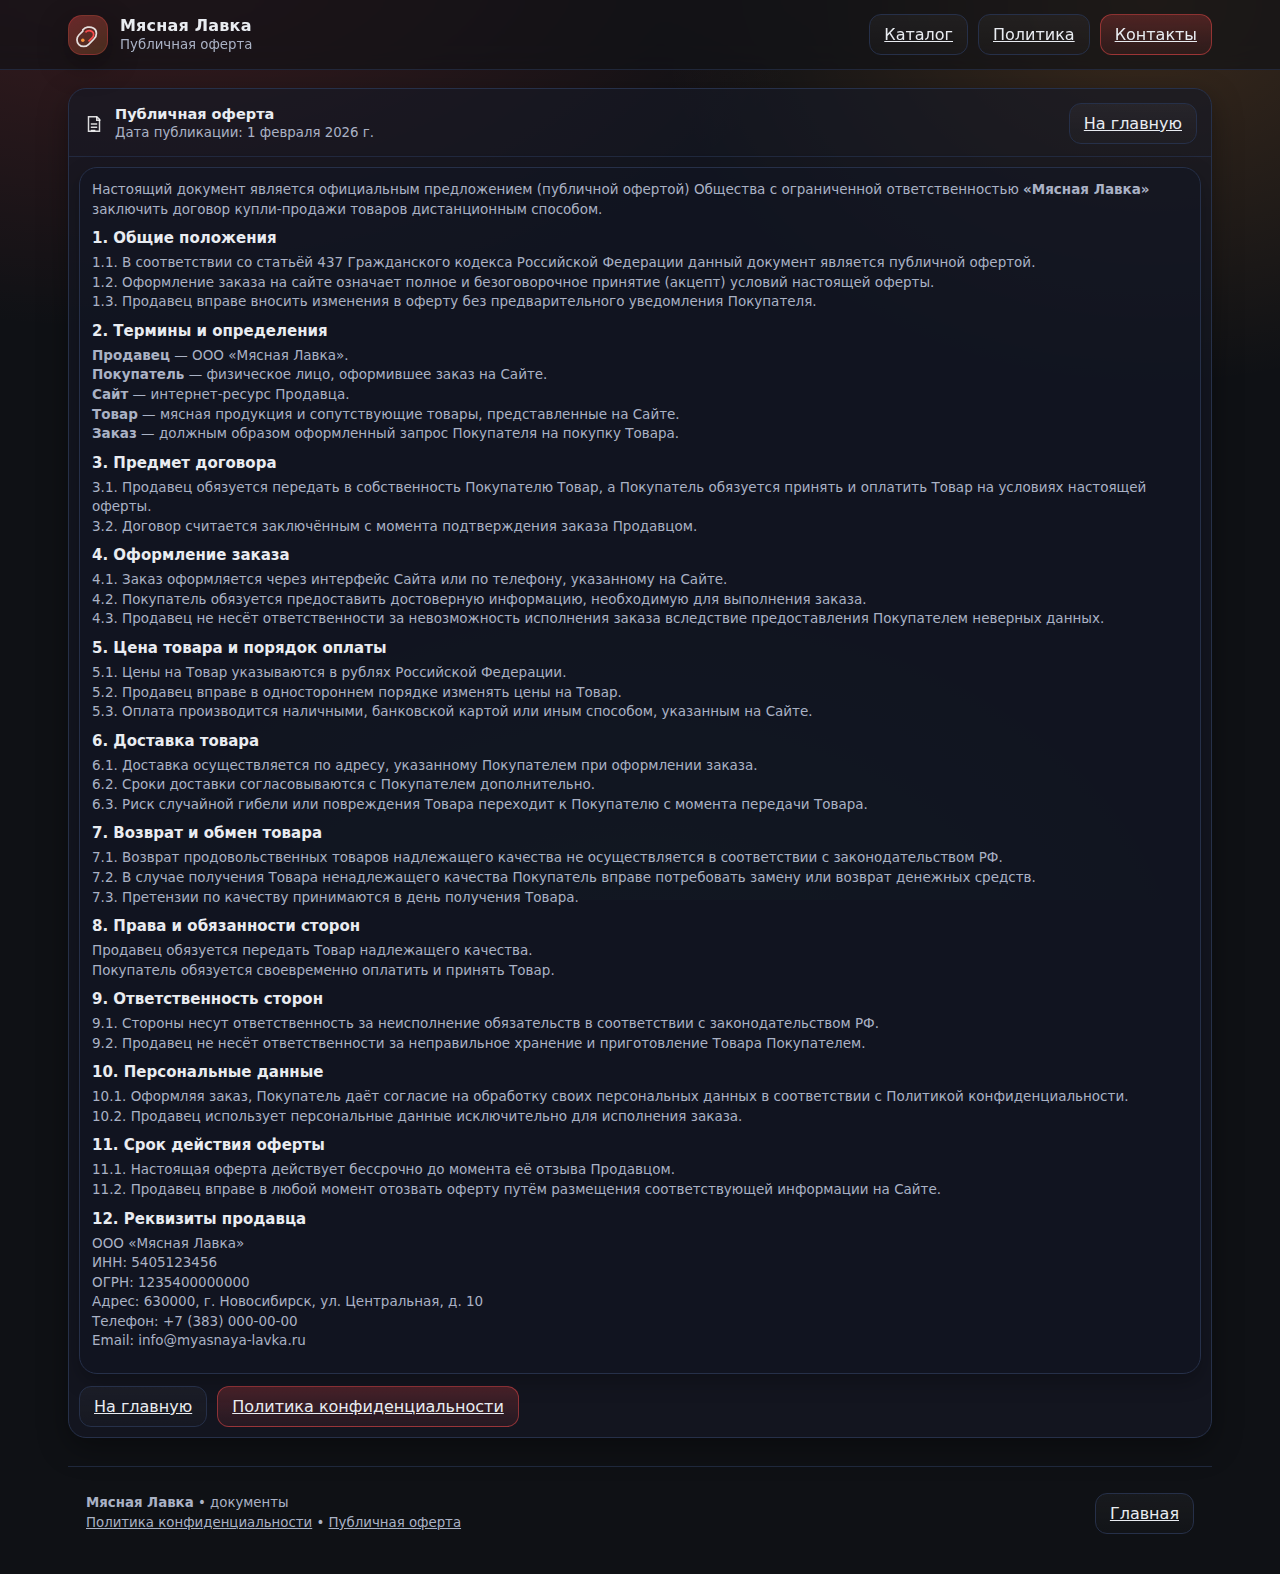
<file: offer.html>
<!DOCTYPE html>
<html lang="ru">
  <head>
    <meta charset="utf-8" />
    <meta name="viewport" content="width=device-width,initial-scale=1" />
    <title>Публичная оферта — Мясная Лавка</title>

    <!-- Тот же файл стилей -->
    <link rel="stylesheet" href="style.css" />
  </head>
  <body>
    <header>
      <div class="wrap">
        <div class="topbar">
          <a class="brand" href="index.html#top">
            <div class="logo">
              <svg class="icon xl" viewBox="0 0 24 24" fill="none">
                <path
                  d="M7.2 7.2c2.2-2.2 6.3-3.7 10-1.4 3.3 2 3.4 6.7.3 9.9l-5.1 5.1c-2.4 2.4-6.4 2.4-8.8 0-2.4-2.4-2.4-6.4 0-8.8l3.6-3.6Z"
                  stroke="rgba(255,255,255,.85)"
                  stroke-width="1.6"
                />
                <path
                  d="M9.6 9.6c1.2-1.2 3.8-2.2 6.1-.8 2 1.2 2 3.9.1 5.8l-3.3 3.3"
                  stroke="rgba(255,77,77,.95)"
                  stroke-width="1.6"
                />
                <circle
                  cx="7.2"
                  cy="16.8"
                  r="1.6"
                  fill="rgba(255,154,61,.95)"
                />
              </svg>
            </div>
            <div>
              <h1>Мясная Лавка</h1>
              <small>Публичная оферта</small>
            </div>
          </a>

          <div class="actions">
            <a class="btn" href="index.html#catalog">Каталог</a>
            <a class="btn" href="privacy.html">Политика</a>
            <a class="btn primary" href="index.html#contacts">Контакты</a>
          </div>
        </div>
      </div>
    </header>

    <main>
      <div class="wrap">
        <section class="hero" style="padding-top: 18px">
          <div class="panel">
            <div class="panelHead">
              <div class="titleRow">
                <svg class="icon lg" viewBox="0 0 24 24" fill="none">
                  <path
                    d="M6 4h9l3 3v13H6V4Z"
                    stroke="rgba(255,255,255,.85)"
                    stroke-width="1.6"
                  />
                  <path
                    d="M15 4v4h4"
                    stroke="rgba(255,255,255,.85)"
                    stroke-width="1.6"
                  />
                  <path
                    d="M8.5 12h7M8.5 15.5h7M8.5 19h5"
                    stroke="rgba(255,255,255,.85)"
                    stroke-width="1.6"
                  />
                </svg>
                <div>
                  <h3>Публичная оферта</h3>
                  <small>Дата публикации: 1 февраля 2026 г.</small>
                </div>
              </div>

              <a class="btn" href="index.html#top">На главную</a>
            </div>

            <div class="panelBody">
              <div class="card">
                <div class="cardBody">
                  <p>
                    Настоящий документ является официальным предложением
                    (публичной офертой) Общества с ограниченной ответственностью
                    <b>«Мясная Лавка»</b>
                    заключить договор купли-продажи товаров дистанционным
                    способом.
                  </p>

                  <h4>1. Общие положения</h4>
                  <p>
                    1.1. В соответствии со статьёй 437 Гражданского кодекса
                    Российской Федерации данный документ является публичной
                    офертой.<br />
                    1.2. Оформление заказа на сайте означает полное и
                    безоговорочное принятие (акцепт) условий настоящей
                    оферты.<br />
                    1.3. Продавец вправе вносить изменения в оферту без
                    предварительного уведомления Покупателя.
                  </p>

                  <h4>2. Термины и определения</h4>
                  <p>
                    <b>Продавец</b> — ООО «Мясная Лавка».<br />
                    <b>Покупатель</b> — физическое лицо, оформившее заказ на
                    Сайте.<br />
                    <b>Сайт</b> — интернет-ресурс Продавца.<br />
                    <b>Товар</b> — мясная продукция и сопутствующие товары,
                    представленные на Сайте.<br />
                    <b>Заказ</b> — должным образом оформленный запрос Покупателя
                    на покупку Товара.
                  </p>

                  <h4>3. Предмет договора</h4>
                  <p>
                    3.1. Продавец обязуется передать в собственность Покупателю
                    Товар, а Покупатель обязуется принять и оплатить Товар на
                    условиях настоящей оферты.<br />
                    3.2. Договор считается заключённым с момента подтверждения
                    заказа Продавцом.
                  </p>

                  <h4>4. Оформление заказа</h4>
                  <p>
                    4.1. Заказ оформляется через интерфейс Сайта или по
                    телефону, указанному на Сайте.<br />
                    4.2. Покупатель обязуется предоставить достоверную
                    информацию, необходимую для выполнения заказа.<br />
                    4.3. Продавец не несёт ответственности за невозможность
                    исполнения заказа вследствие предоставления Покупателем
                    неверных данных.
                  </p>

                  <h4>5. Цена товара и порядок оплаты</h4>
                  <p>
                    5.1. Цены на Товар указываются в рублях Российской
                    Федерации.<br />
                    5.2. Продавец вправе в одностороннем порядке изменять цены
                    на Товар.<br />
                    5.3. Оплата производится наличными, банковской картой или
                    иным способом, указанным на Сайте.
                  </p>

                  <h4>6. Доставка товара</h4>
                  <p>
                    6.1. Доставка осуществляется по адресу, указанному
                    Покупателем при оформлении заказа.<br />
                    6.2. Сроки доставки согласовываются с Покупателем
                    дополнительно.<br />
                    6.3. Риск случайной гибели или повреждения Товара переходит
                    к Покупателю с момента передачи Товара.
                  </p>

                  <h4>7. Возврат и обмен товара</h4>
                  <p>
                    7.1. Возврат продовольственных товаров надлежащего качества
                    не осуществляется в соответствии с законодательством РФ.<br />
                    7.2. В случае получения Товара ненадлежащего качества
                    Покупатель вправе потребовать замену или возврат денежных
                    средств.<br />
                    7.3. Претензии по качеству принимаются в день получения
                    Товара.
                  </p>

                  <h4>8. Права и обязанности сторон</h4>
                  <p>
                    Продавец обязуется передать Товар надлежащего качества.<br />
                    Покупатель обязуется своевременно оплатить и принять Товар.
                  </p>

                  <h4>9. Ответственность сторон</h4>
                  <p>
                    9.1. Стороны несут ответственность за неисполнение
                    обязательств в соответствии с законодательством РФ.<br />
                    9.2. Продавец не несёт ответственности за неправильное
                    хранение и приготовление Товара Покупателем.
                  </p>

                  <h4>10. Персональные данные</h4>
                  <p>
                    10.1. Оформляя заказ, Покупатель даёт согласие на обработку
                    своих персональных данных в соответствии с Политикой
                    конфиденциальности.<br />
                    10.2. Продавец использует персональные данные исключительно
                    для исполнения заказа.
                  </p>

                  <h4>11. Срок действия оферты</h4>
                  <p>
                    11.1. Настоящая оферта действует бессрочно до момента её
                    отзыва Продавцом.<br />
                    11.2. Продавец вправе в любой момент отозвать оферту путём
                    размещения соответствующей информации на Сайте.
                  </p>

                  <h4>12. Реквизиты продавца</h4>
                  <p>
                    ООО «Мясная Лавка»<br />
                    ИНН: 5405123456<br />
                    ОГРН: 1235400000000<br />
                    Адрес: 630000, г. Новосибирск, ул. Центральная, д. 10<br />
                    Телефон: +7 (383) 000-00-00<br />
                    Email: info@myasnaya-lavka.ru
                  </p>
                </div>
              </div>

              <div style="margin-top: 12px; display: flex; gap: 10px">
                <a class="btn" href="index.html#top">На главную</a>
                <a class="btn primary" href="privacy.html"
                  >Политика конфиденциальности</a
                >
              </div>
            </div>
          </div>
        </section>

        <footer style="margin-top: 18px">
          <div class="wrap">
            <div class="foot">
              <div>
                <small><b>Мясная Лавка</b> • документы</small>
                <small>
                  <a href="privacy.html">Политика конфиденциальности</a> •
                  <a href="offer.html">Публичная оферта</a>
                </small>
              </div>
              <a class="btn toTop" href="index.html#top">Главная</a>
            </div>
          </div>
        </footer>
      </div>
    </main>
  </body>
</html>
</file>
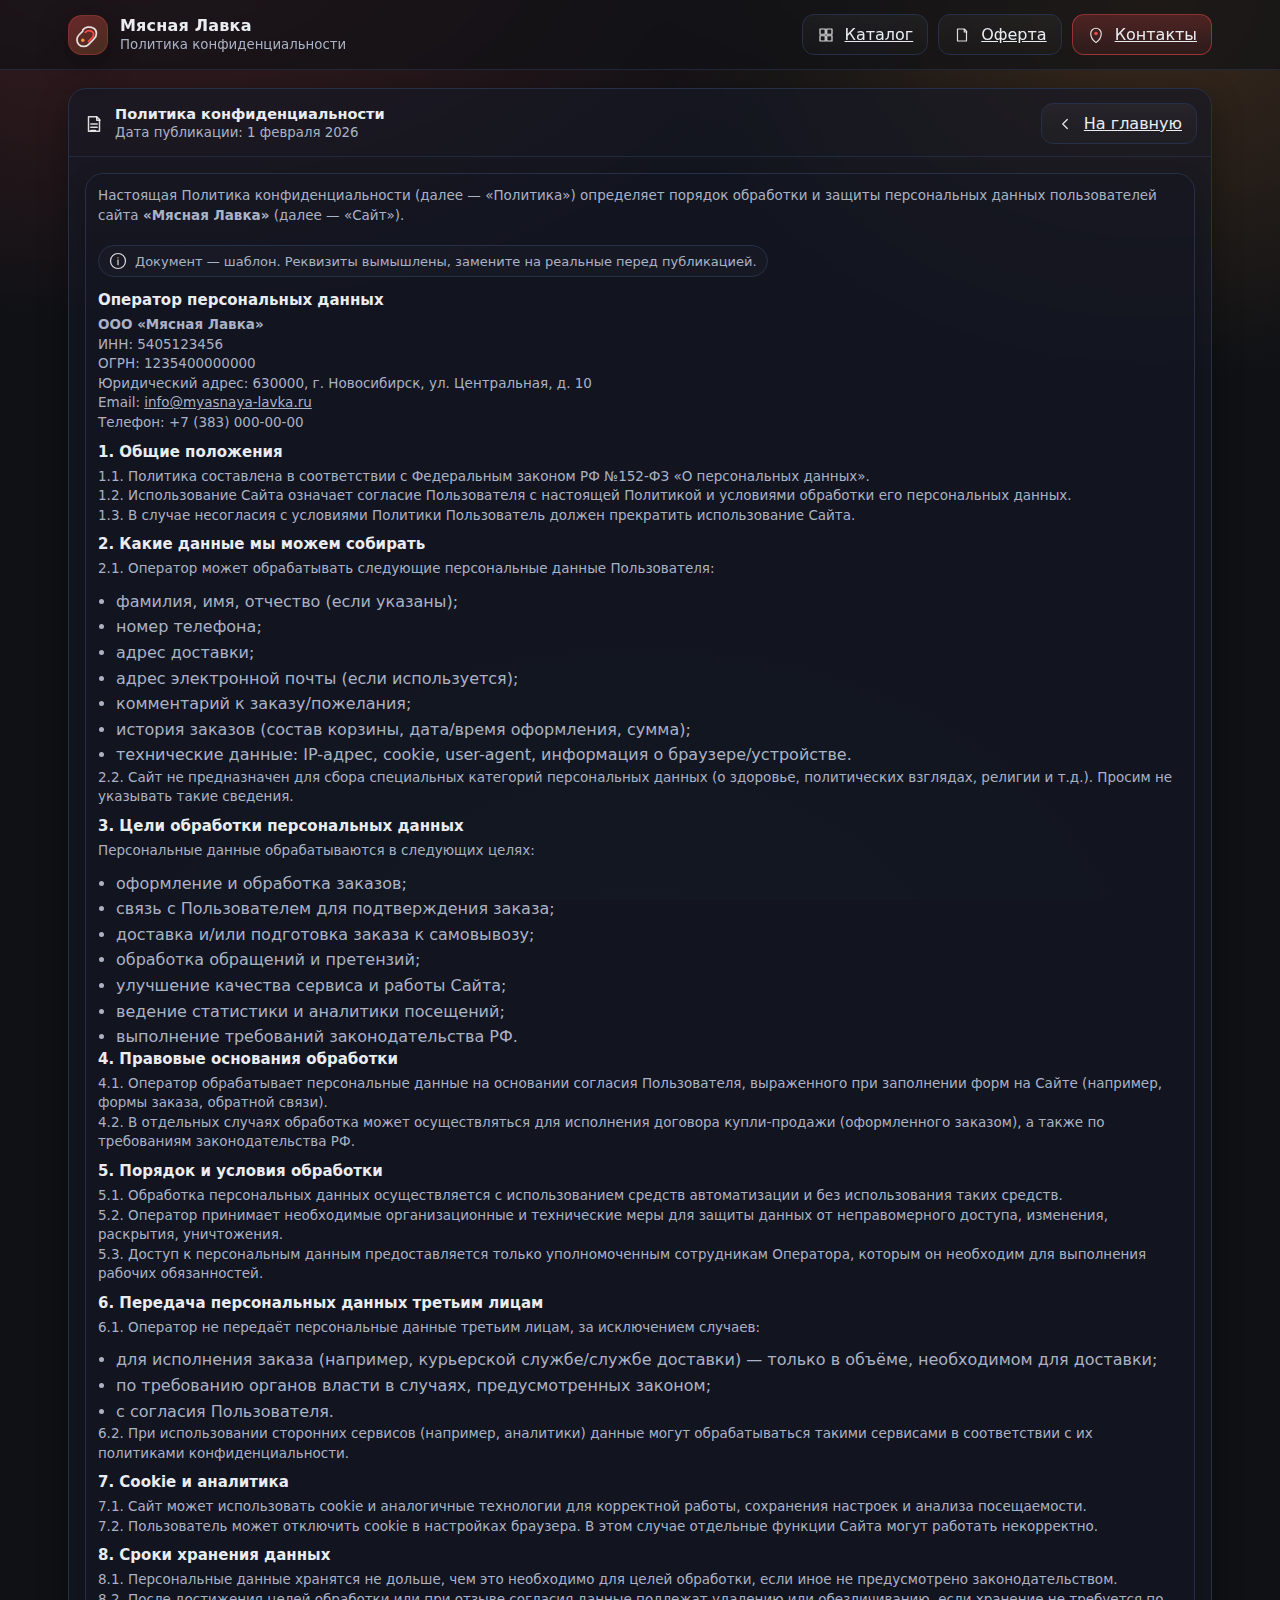
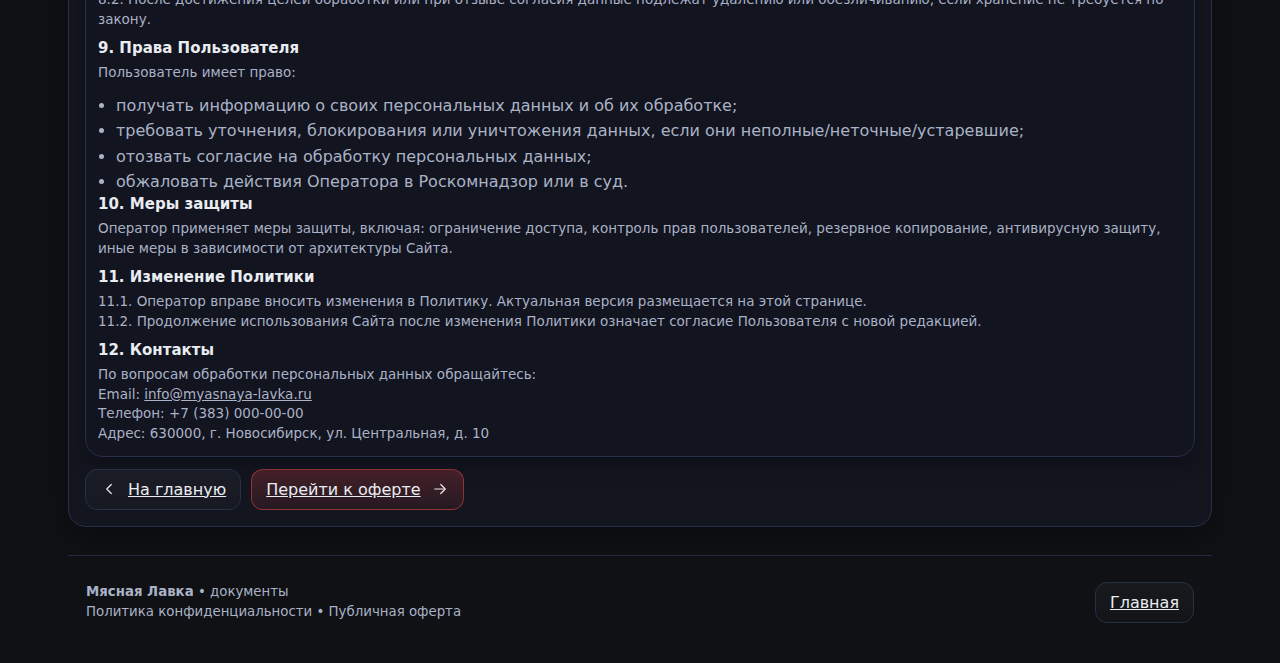
<file: privacy.html>
<!DOCTYPE html>
<html lang="ru">
  <head>
    <meta charset="utf-8" />
    <meta name="viewport" content="width=device-width,initial-scale=1" />
    <title>Политика конфиденциальности — Мясная Лавка</title>

    <!-- Подключи свой файл стилей (тот же, что и на главной) -->
    <link rel="stylesheet" href="style.css" />
  </head>
  <body>
    <header>
      <div class="wrap">
        <div class="topbar">
          <a class="brand" href="index.html#top">
            <div class="logo" aria-hidden="true">
              <!-- SVG: steak -->
              <svg class="icon xl" viewBox="0 0 24 24" fill="none">
                <path
                  d="M7.2 7.2c2.2-2.2 6.3-3.7 10-1.4 3.3 2 3.4 6.7.3 9.9l-5.1 5.1c-2.4 2.4-6.4 2.4-8.8 0-2.4-2.4-2.4-6.4 0-8.8l3.6-3.6Z"
                  stroke="rgba(255,255,255,.85)"
                  stroke-width="1.6"
                  stroke-linecap="round"
                  stroke-linejoin="round"
                />
                <path
                  d="M9.6 9.6c1.2-1.2 3.8-2.2 6.1-.8 2 1.2 2 3.9.1 5.8l-3.3 3.3"
                  stroke="rgba(255,77,77,.95)"
                  stroke-width="1.6"
                  stroke-linecap="round"
                  stroke-linejoin="round"
                />
                <circle
                  cx="7.2"
                  cy="16.8"
                  r="1.6"
                  fill="rgba(255,154,61,.95)"
                />
              </svg>
            </div>
            <div>
              <h1>Мясная Лавка</h1>
              <small>Политика конфиденциальности</small>
            </div>
          </a>

          <div class="actions">
            <a class="btn" href="index.html#catalog">
              <!-- SVG: grid -->
              <svg
                class="icon"
                viewBox="0 0 24 24"
                fill="none"
                aria-hidden="true"
              >
                <path
                  d="M4 4h7v7H4V4Zm9 0h7v7h-7V4ZM4 13h7v7H4v-7Zm9 0h7v7h-7v-7Z"
                  stroke="rgba(255,255,255,.85)"
                  stroke-width="1.6"
                  stroke-linejoin="round"
                />
              </svg>
              Каталог
            </a>
            <a class="btn" href="offer.html">
              <!-- SVG: doc -->
              <svg
                class="icon"
                viewBox="0 0 24 24"
                fill="none"
                aria-hidden="true"
              >
                <path
                  d="M6 4h9l3 3v13H6V4Z"
                  stroke="rgba(255,255,255,.85)"
                  stroke-width="1.6"
                  stroke-linejoin="round"
                />
                <path
                  d="M15 4v4h4"
                  stroke="rgba(255,255,255,.85)"
                  stroke-width="1.6"
                  stroke-linejoin="round"
                />
              </svg>
              Оферта
            </a>
            <a class="btn primary" href="index.html#contacts">
              <!-- SVG: pin -->
              <svg
                class="icon"
                viewBox="0 0 24 24"
                fill="none"
                aria-hidden="true"
              >
                <path
                  d="M12 22s7-4.5 7-12a7 7 0 1 0-14 0c0 7.5 7 12 7 12Z"
                  stroke="rgba(255,255,255,.85)"
                  stroke-width="1.6"
                  stroke-linejoin="round"
                />
                <circle cx="12" cy="10" r="2.3" fill="rgba(255,77,77,.95)" />
              </svg>
              Контакты
            </a>
          </div>
        </div>
      </div>
    </header>

    <main>
      <div class="wrap">
        <section class="hero" style="padding-top: 18px">
          <div class="panel" style="min-height: auto">
            <div class="panelHead">
              <div class="titleRow">
                <!-- SVG: doc -->
                <svg
                  class="icon lg"
                  viewBox="0 0 24 24"
                  fill="none"
                  aria-hidden="true"
                >
                  <path
                    d="M6 4h9l3 3v13H6V4Z"
                    stroke="rgba(255,255,255,.85)"
                    stroke-width="1.6"
                    stroke-linejoin="round"
                  />
                  <path
                    d="M15 4v4h4"
                    stroke="rgba(255,255,255,.85)"
                    stroke-width="1.6"
                    stroke-linejoin="round"
                  />
                  <path
                    d="M8.5 12h7M8.5 15.5h7M8.5 19h5"
                    stroke="rgba(255,255,255,.85)"
                    stroke-width="1.6"
                    stroke-linecap="round"
                  />
                </svg>
                <div>
                  <h3>Политика конфиденциальности</h3>
                  <small>Дата публикации: 1 февраля 2026</small>
                </div>
              </div>

              <a class="btn" href="index.html#top">
                <!-- SVG: back -->
                <svg
                  class="icon"
                  viewBox="0 0 24 24"
                  fill="none"
                  aria-hidden="true"
                >
                  <path
                    d="M15 6l-6 6 6 6"
                    stroke="rgba(255,255,255,.85)"
                    stroke-width="1.8"
                    stroke-linecap="round"
                    stroke-linejoin="round"
                  />
                </svg>
                На главную
              </a>
            </div>

            <div class="panelBody" style="padding: 16px">
              <div
                class="card"
                style="
                  background: rgba(16, 20, 33, 0.35);
                  border-radius: var(--radius);
                "
              >
                <div class="cardBody">
                  <p style="margin-top: 0">
                    Настоящая Политика конфиденциальности (далее — «Политика»)
                    определяет порядок обработки и защиты персональных данных
                    пользователей сайта <b>«Мясная Лавка»</b> (далее — «Сайт»).
                  </p>

                  <div class="pill" style="margin: 10px 0 14px">
                    <!-- SVG: info -->
                    <svg
                      class="icon"
                      viewBox="0 0 24 24"
                      fill="none"
                      aria-hidden="true"
                    >
                      <path
                        d="M12 22a10 10 0 1 0 0-20 10 10 0 0 0 0 20Z"
                        stroke="rgba(255,255,255,.85)"
                        stroke-width="1.6"
                      />
                      <path
                        d="M12 10.5V17"
                        stroke="rgba(255,255,255,.85)"
                        stroke-width="1.6"
                        stroke-linecap="round"
                      />
                      <circle
                        cx="12"
                        cy="7.5"
                        r="1"
                        fill="rgba(255,154,61,.95)"
                      />
                    </svg>
                    Документ — шаблон. Реквизиты вымышлены, замените на реальные
                    перед публикацией.
                  </div>

                  <h4>Оператор персональных данных</h4>
                  <p>
                    <b>ООО «Мясная Лавка»</b><br />
                    ИНН: 5405123456<br />
                    ОГРН: 1235400000000<br />
                    Юридический адрес: 630000, г. Новосибирск, ул. Центральная,
                    д. 10<br />
                    Email:
                    <a
                      href="mailto:info@myasnaya-lavka.ru"
                      style="color: inherit"
                      >info@myasnaya-lavka.ru</a
                    ><br />
                    Телефон:
                    <a
                      href="tel:+73830000000"
                      style="color: inherit; text-decoration: none"
                      >+7 (383) 000-00-00</a
                    >
                  </p>

                  <h4>1. Общие положения</h4>
                  <p>
                    1.1. Политика составлена в соответствии с Федеральным
                    законом РФ №152-ФЗ «О персональных данных».<br />
                    1.2. Использование Сайта означает согласие Пользователя с
                    настоящей Политикой и условиями обработки его персональных
                    данных.<br />
                    1.3. В случае несогласия с условиями Политики Пользователь
                    должен прекратить использование Сайта.
                  </p>

                  <h4>2. Какие данные мы можем собирать</h4>
                  <p>
                    2.1. Оператор может обрабатывать следующие персональные
                    данные Пользователя:
                  </p>
                  <ul
                    style="
                      margin: 0;
                      padding-left: 18px;
                      color: var(--muted);
                      line-height: 1.6;
                    "
                  >
                    <li>фамилия, имя, отчество (если указаны);</li>
                    <li>номер телефона;</li>
                    <li>адрес доставки;</li>
                    <li>адрес электронной почты (если используется);</li>
                    <li>комментарий к заказу/пожелания;</li>
                    <li>
                      история заказов (состав корзины, дата/время оформления,
                      сумма);
                    </li>
                    <li>
                      технические данные: IP-адрес, cookie, user-agent,
                      информация о браузере/устройстве.
                    </li>
                  </ul>
                  <p>
                    2.2. Сайт не предназначен для сбора специальных категорий
                    персональных данных (о здоровье, политических взглядах,
                    религии и т.д.). Просим не указывать такие сведения.
                  </p>

                  <h4>3. Цели обработки персональных данных</h4>
                  <p>Персональные данные обрабатываются в следующих целях:</p>
                  <ul
                    style="
                      margin: 0;
                      padding-left: 18px;
                      color: var(--muted);
                      line-height: 1.6;
                    "
                  >
                    <li>оформление и обработка заказов;</li>
                    <li>связь с Пользователем для подтверждения заказа;</li>
                    <li>доставка и/или подготовка заказа к самовывозу;</li>
                    <li>обработка обращений и претензий;</li>
                    <li>улучшение качества сервиса и работы Сайта;</li>
                    <li>ведение статистики и аналитики посещений;</li>
                    <li>выполнение требований законодательства РФ.</li>
                  </ul>

                  <h4>4. Правовые основания обработки</h4>
                  <p>
                    4.1. Оператор обрабатывает персональные данные на основании
                    согласия Пользователя, выраженного при заполнении форм на
                    Сайте (например, формы заказа, обратной связи).<br />
                    4.2. В отдельных случаях обработка может осуществляться для
                    исполнения договора купли-продажи (оформленного заказом), а
                    также по требованиям законодательства РФ.
                  </p>

                  <h4>5. Порядок и условия обработки</h4>
                  <p>
                    5.1. Обработка персональных данных осуществляется с
                    использованием средств автоматизации и без использования
                    таких средств.<br />
                    5.2. Оператор принимает необходимые организационные и
                    технические меры для защиты данных от неправомерного
                    доступа, изменения, раскрытия, уничтожения.<br />
                    5.3. Доступ к персональным данным предоставляется только
                    уполномоченным сотрудникам Оператора, которым он необходим
                    для выполнения рабочих обязанностей.
                  </p>

                  <h4>6. Передача персональных данных третьим лицам</h4>
                  <p>
                    6.1. Оператор не передаёт персональные данные третьим лицам,
                    за исключением случаев:
                  </p>
                  <ul
                    style="
                      margin: 0;
                      padding-left: 18px;
                      color: var(--muted);
                      line-height: 1.6;
                    "
                  >
                    <li>
                      для исполнения заказа (например, курьерской службе/службе
                      доставки) — только в объёме, необходимом для доставки;
                    </li>
                    <li>
                      по требованию органов власти в случаях, предусмотренных
                      законом;
                    </li>
                    <li>с согласия Пользователя.</li>
                  </ul>
                  <p>
                    6.2. При использовании сторонних сервисов (например,
                    аналитики) данные могут обрабатываться такими сервисами в
                    соответствии с их политиками конфиденциальности.
                  </p>

                  <h4>7. Cookie и аналитика</h4>
                  <p>
                    7.1. Сайт может использовать cookie и аналогичные технологии
                    для корректной работы, сохранения настроек и анализа
                    посещаемости.<br />
                    7.2. Пользователь может отключить cookie в настройках
                    браузера. В этом случае отдельные функции Сайта могут
                    работать некорректно.
                  </p>

                  <h4>8. Сроки хранения данных</h4>
                  <p>
                    8.1. Персональные данные хранятся не дольше, чем это
                    необходимо для целей обработки, если иное не предусмотрено
                    законодательством.<br />
                    8.2. После достижения целей обработки или при отзыве
                    согласия данные подлежат удалению или обезличиванию, если
                    хранение не требуется по закону.
                  </p>

                  <h4>9. Права Пользователя</h4>
                  <p>Пользователь имеет право:</p>
                  <ul
                    style="
                      margin: 0;
                      padding-left: 18px;
                      color: var(--muted);
                      line-height: 1.6;
                    "
                  >
                    <li>
                      получать информацию о своих персональных данных и об их
                      обработке;
                    </li>
                    <li>
                      требовать уточнения, блокирования или уничтожения данных,
                      если они неполные/неточные/устаревшие;
                    </li>
                    <li>отозвать согласие на обработку персональных данных;</li>
                    <li>
                      обжаловать действия Оператора в Роскомнадзор или в суд.
                    </li>
                  </ul>

                  <h4>10. Меры защиты</h4>
                  <p>
                    Оператор применяет меры защиты, включая: ограничение
                    доступа, контроль прав пользователей, резервное копирование,
                    антивирусную защиту, иные меры в зависимости от архитектуры
                    Сайта.
                  </p>

                  <h4>11. Изменение Политики</h4>
                  <p>
                    11.1. Оператор вправе вносить изменения в Политику.
                    Актуальная версия размещается на этой странице.<br />
                    11.2. Продолжение использования Сайта после изменения
                    Политики означает согласие Пользователя с новой редакцией.
                  </p>

                  <h4>12. Контакты</h4>
                  <p style="margin-bottom: 0">
                    По вопросам обработки персональных данных обращайтесь:<br />
                    Email:
                    <a
                      href="mailto:info@myasnaya-lavka.ru"
                      style="color: inherit"
                      >info@myasnaya-lavka.ru</a
                    ><br />
                    Телефон:
                    <a
                      href="tel:+73830000000"
                      style="color: inherit; text-decoration: none"
                      >+7 (383) 000-00-00</a
                    ><br />
                    Адрес: 630000, г. Новосибирск, ул. Центральная, д. 10
                  </p>
                </div>
              </div>

              <div
                style="
                  margin-top: 12px;
                  display: flex;
                  gap: 10px;
                  flex-wrap: wrap;
                "
              >
                <a class="btn" href="index.html#top">
                  <svg
                    class="icon"
                    viewBox="0 0 24 24"
                    fill="none"
                    aria-hidden="true"
                  >
                    <path
                      d="M15 6l-6 6 6 6"
                      stroke="rgba(255,255,255,.85)"
                      stroke-width="1.8"
                      stroke-linecap="round"
                      stroke-linejoin="round"
                    />
                  </svg>
                  На главную
                </a>
                <a class="btn primary" href="offer.html">
                  Перейти к оферте
                  <svg
                    class="icon"
                    viewBox="0 0 24 24"
                    fill="none"
                    aria-hidden="true"
                  >
                    <path
                      d="M5 12h12"
                      stroke="rgba(255,255,255,.9)"
                      stroke-width="1.6"
                      stroke-linecap="round"
                    />
                    <path
                      d="M13 6l6 6-6 6"
                      stroke="rgba(255,255,255,.9)"
                      stroke-width="1.6"
                      stroke-linecap="round"
                      stroke-linejoin="round"
                    />
                  </svg>
                </a>
              </div>
            </div>
          </div>
        </section>

        <footer style="margin-top: 18px">
          <div class="wrap">
            <div class="foot">
              <div>
                <small><b>Мясная Лавка</b> • документы</small>
                <small>
                  <a
                    href="privacy.html"
                    style="color: inherit; text-decoration: none"
                    >Политика конфиденциальности</a
                  >
                  •
                  <a
                    href="offer.html"
                    style="color: inherit; text-decoration: none"
                    >Публичная оферта</a
                  >
                </small>
              </div>

              <a class="btn toTop" href="index.html#top">Главная</a>
            </div>
          </div>
        </footer>
      </div>
    </main>
  </body>
</html>
</file>
<file: style.css>
:root {
        --bg: #0f1115;
        --card: #151925;
        --card2: #101421;
        --text: #e9ecf1;
        --muted: #aab2c5;
        --line: #263049;
        --accent: #ff4d4d;
        --accent2: #ff9a3d;
        --ok: #33d17a;
        --shadow: 0 10px 30px rgba(0, 0, 0, .35);
        --radius: 18px;
        --radius2: 14px;
        --max: 1180px;
        --mono: ui-monospace, SFMono-Regular, Menlo, Monaco, Consolas, "Liberation Mono", "Courier New", monospace;
        --sans: ui-sans-serif, system-ui, -apple-system, Segoe UI, Roboto, "Helvetica Neue", Arial, "Noto Sans", "Liberation Sans", sans-serif;
    }

    * {
        box-sizing: border-box
    }

    html,
    body {
        height: 100%
    }

    body {
        margin: 0;
        font-family: var(--sans);
        background:
            radial-gradient(1200px 700px at 10% -10%, rgba(255, 77, 77, .20), transparent 60%),
            radial-gradient(900px 700px at 90% 0%, rgba(255, 154, 61, .18), transparent 55%),
            radial-gradient(1000px 700px at 50% 110%, rgba(51, 209, 122, .10), transparent 55%),
            var(--bg);
        background-repeat: no-repeat;
        color: var(--text);
    }

    a {
        color: inherit
    }

    .wrap {
        max-width: var(--max);
        margin: 0 auto;
        padding: 0 18px;
    }

    .btn {
        border: 1px solid var(--line);
        background: linear-gradient(180deg, rgba(255, 255, 255, .04), rgba(255, 255, 255, .01));
        color: var(--text);
        padding: 10px 14px;
        border-radius: 12px;
        cursor: pointer;
        display: inline-flex;
        align-items: center;
        gap: 10px;
        transition: .2s transform, .2s border-color, .2s background;
        user-select: none;
    }

    .btn:hover {
        transform: translateY(-1px);
        border-color: #3b4a72;
        background: linear-gradient(180deg, rgba(255, 255, 255, .06), rgba(255, 255, 255, .02));
    }

    .btn.primary {
        border-color: rgba(255, 77, 77, .45);
        background: linear-gradient(180deg, rgba(255, 77, 77, .22), rgba(255, 77, 77, .08));
    }

    .btn.primary:hover {
        border-color: rgba(255, 77, 77, .8)
    }

    .btn.ghost {
        background: transparent
    }

    .pill {
        display: inline-flex;
        align-items: center;
        gap: 8px;
        padding: 6px 10px;
        border: 1px solid var(--line);
        border-radius: 999px;
        color: var(--muted);
        background: rgba(255, 255, 255, .02);
        font-size: 13px;
        white-space: nowrap;
    }

    .icon {
        width: 18px;
        height: 18px;
        display: inline-block
    }

    .icon.lg {
        width: 22px;
        height: 22px
    }

    .icon.xl {
        width: 26px;
        height: 26px
    }

    /* Header */
    header {
        position: sticky;
        top: 0;
        z-index: 50;
        backdrop-filter: blur(10px);
        background: rgba(15, 17, 21, .65);
        border-bottom: 1px solid rgba(38, 48, 73, .7);
    }

    .topbar {
        display: flex;
        align-items: center;
        justify-content: space-between;
        padding: 14px 0;
        gap: 14px;
    }

    .brand {
        display: flex;
        align-items: center;
        gap: 12px;
        text-decoration: none;
    }

    .logo {
        width: 40px;
        height: 40px;
        border-radius: 14px;
        background: linear-gradient(145deg, rgba(255, 77, 77, .35), rgba(255, 154, 61, .20));
        border: 1px solid rgba(255, 77, 77, .25);
        box-shadow: var(--shadow);
        display: grid;
        place-items: center;
    }

    .brand h1 {
        font-size: 16px;
        line-height: 1.1;
        margin: 0;
        letter-spacing: .2px;
    }

    .brand small {
        display: block;
        color: var(--muted);
        font-weight: 500;
        margin-top: 2px
    }

    .search {
        flex: 1;
        display: flex;
        align-items: center;
        gap: 10px;
        border: 1px solid var(--line);
        background: rgba(255, 255, 255, .02);
        padding: 10px 12px;
        border-radius: 14px;
        min-width: 220px;
    }

    .search input {
        width: 100%;
        background: transparent;
        border: 0;
        outline: none;
        color: var(--text);
        font-size: 14px;
    }

    .actions {
        display: flex;
        gap: 10px;
        align-items: center;
    }

    .cartBtn {
        position: relative;
        padding-right: 12px;
    }

    .badge {
        position: absolute;
        top: -6px;
        right: -6px;
        min-width: 20px;
        height: 20px;
        border-radius: 999px;
        background: var(--accent);
        color: #fff;
        display: grid;
        place-items: center;
        font-size: 12px;
        padding: 0 6px;
        border: 2px solid rgba(15, 17, 21, .9);
    }

    /* Hero */
    .hero {
        padding: 22px 0 10px;
    }

    .heroCard {
        border: 1px solid var(--line);
        background: linear-gradient(180deg, rgba(255, 255, 255, .03), rgba(255, 255, 255, .01));
        border-radius: var(--radius);
        box-shadow: var(--shadow);
        padding: 18px;
        overflow: hidden;
        position: relative;
    }

    .heroCard::after {
        content: "";
        position: absolute;
        inset: -40px -60px auto auto;
        width: 220px;
        height: 220px;
        background: radial-gradient(circle at 30% 30%, rgba(255, 77, 77, .35), transparent 55%),
            radial-gradient(circle at 70% 70%, rgba(255, 154, 61, .25), transparent 55%);
        transform: rotate(10deg);
        filter: blur(2px);
        opacity: .9;
    }

    .heroMain {
        display: flex;
        gap: 14px;
        align-items: flex-start;
        position: relative;
        z-index: 1;
    }

    .heroTitle {
        margin: 0 0 10px;
        font-size: 28px;
        letter-spacing: .2px;
    }

    .heroText {
        color: var(--muted);
        margin: 0 0 14px;
        line-height: 1.5;
        max-width: 62ch;
    }

    .heroKpis {
        display: flex;
        gap: 10px;
        flex-wrap: wrap;
        margin-top: 10px;
    }

    .kpi {
        border: 1px solid var(--line);
        background: rgba(16, 20, 33, .55);
        padding: 10px 12px;
        border-radius: 14px;
        min-width: 150px;
    }

    .kpi b {
        display: block;
        font-size: 16px
    }

    .kpi span {
        color: var(--muted);
        font-size: 13px
    }

    .sideCard .sideTitle {
        margin: 0 0 10px;
        font-size: 16px;
    }

    .sideList {
        display: grid;
        gap: 10px
    }

    .sideItem {
        display: flex;
        gap: 10px;
        align-items: flex-start;
        padding: 10px 12px;
        border: 1px solid var(--line);
        border-radius: 14px;
        background: rgba(16, 20, 33, .45);
    }

    .sideItem p {
        margin: 0;
        color: var(--muted);
        font-size: 13.5px;
        line-height: 1.4
    }

    .sideItem b {
        display: block;
        margin-bottom: 4px;
        color: var(--text);
        font-size: 14px
    }

    /* Sections */
    section {
        padding: 22px 0
    }

    .sectionHead {
        display: flex;
        align-items: flex-end;
        justify-content: space-between;
        gap: 14px;
        margin-bottom: 12px;
    }

    .sectionHead h2 {
        margin: 0;
        font-size: 28px;
        letter-spacing: .2px;
    }

    .sectionHead p {
        margin: 0;
        color: var(--muted);
        font-size: 13.5px;
        line-height: 1.4;
        max-width: 70ch;
    }

    .grid2 {
        display: grid;
        grid-template-columns: 1fr 1fr;
        gap: 16px;
    }

    /* Catalog */
    .catalog {
        display: grid;
        grid-template-columns: 320px 1fr;
        gap: 16px;
    }

    .panel {
        border: 1px solid var(--line);
        background: rgba(21, 25, 37, .65);
        border-radius: var(--radius);
        box-shadow: var(--shadow);
        overflow: hidden;
        min-height: 520px;
    }

    .panelHead {
        padding: 14px 14px 12px;
        border-bottom: 1px solid rgba(38, 48, 73, .75);
        display: flex;
        justify-content: space-between;
        align-items: center;
        gap: 10px;
    }

    .panelHead .titleRow {
        display: flex;
        align-items: center;
        gap: 10px
    }

    .panelHead h3 {
        margin: 0;
        font-size: 14.5px
    }

    .panelHead small {
        color: var(--muted)
    }

    .panelBody {
        padding: 10px
    }

    .list {
        display: grid;
        gap: 8px;
    }

    .rowBtn {
        width: 100%;
        text-align: left;
        border: 1px solid var(--line);
        background: rgba(16, 20, 33, .45);
        color: var(--text);
        padding: 12px 12px;
        border-radius: 14px;
        cursor: pointer;
        display: flex;
        align-items: center;
        justify-content: space-between;
        gap: 10px;
        transition: .18s transform, .18s border-color, .18s background;
    }

    .rowBtn:hover {
        transform: translateY(-1px);
        border-color: #3b4a72;
    }

    .rowBtn.active {
        border-color: rgba(255, 77, 77, .6);
        background: rgba(255, 77, 77, .10);
    }

    .rowBtn .meta {
        display: flex;
        align-items: center;
        gap: 10px
    }

    .rowBtn .meta b {
        font-size: 14px
    }

    .rowBtn .meta span {
        display: block;
        color: var(--muted);
        font-size: 12.5px;
        margin-top: 2px
    }

    .chev {
        opacity: .8
    }

    .products {
        display: grid;
        grid-template-columns: repeat(3, minmax(0, 1fr));
        gap: 12px;
    }

    .card {
        border: 1px solid var(--line);
        background: rgba(16, 20, 33, .5);
        border-radius: var(--radius);
        overflow: hidden;
        box-shadow: 0 8px 20px rgba(0, 0, 0, .25);
        display: flex;
        flex-direction: column;
        min-height: 280px;
    }

    .cardImg {
        height: 140px;
        background: #0b0d13;
        overflow: hidden;
        position: relative;
    }

    .cardImg img {
        width: 100%;
        height: 100%;
        object-fit: cover;
        display: block;
        filter: saturate(1.05) contrast(1.05);
    }

    .cardBody {
        padding: 12px
    }

    .cardBody h4 {
        margin: 0 0 6px;
        font-size: 15px
    }

    .cardBody p {
        margin: 0 0 10px;
        color: var(--muted);
        font-size: 13.5px;
        line-height: 1.45
    }

    .priceRow {
        display: flex;
        align-items: center;
        justify-content: space-between;
        gap: 10px;
        margin-top: auto;
        padding: 0 12px 12px;
    }

    .price {
        font-weight: 800;
        letter-spacing: .2px;
        font-size: 16px;
    }

    .per {
        color: var(--muted);
        font-size: 12.5px;
        margin-left: 6px;
        font-weight: 600;
    }

    .qty {
        display: flex;
        align-items: center;
        gap: 8px;
        border: 1px solid var(--line);
        border-radius: 12px;
        padding: 6px 8px;
        background: rgba(255, 255, 255, .02);
    }

    .qty button {
        width: 28px;
        height: 28px;
        border-radius: 10px;
        border: 1px solid var(--line);
        background: transparent;
        color: var(--text);
        cursor: pointer;
    }

    .qty input {
        width: 34px;
        background: transparent;
        border: 0;
        outline: none;
        color: var(--text);
        text-align: center;
        font-family: var(--mono);
        font-size: 13px;
    }

    /* Reviews */
    .reviews {
        display: grid;
        grid-template-columns: repeat(3, minmax(0, 1fr));
        gap: 12px;
    }

    .review {
        border: 1px solid var(--line);
        background: rgba(21, 25, 37, .55);
        border-radius: var(--radius);
        padding: 14px;
        box-shadow: 0 10px 26px rgba(0, 0, 0, .24);
        display: flex;
        flex-direction: column;
        gap: 10px;
    }

    .reviewTop {
        display: flex;
        gap: 10px;
        align-items: center;
    }

    .avatar {
        width: 44px;
        height: 44px;
        border-radius: 14px;
        border: 1px solid rgba(255, 255, 255, .10);
        overflow: hidden;
        background: #0b0d13;
        flex: 0 0 auto;
    }

    .avatar img {
        width: 100%;
        height: 100%;
        object-fit: cover
    }

    .reviewTop b {
        display: block
    }

    .reviewTop small {
        color: var(--muted)
    }

    .stars {
        display: flex;
        gap: 4px;
        margin-left: auto
    }

    .review p {
        margin: 0;
        color: var(--muted);
        line-height: 1.5;
        font-size: 13.5px
    }

    .review a {
        margin-top: auto;
        color: #ffd1d1;
        text-decoration: none;
        font-size: 13.5px;
        display: inline-flex;
        align-items: center;
        gap: 8px;
        opacity: .95;
    }

    .review a:hover {
        text-decoration: underline
    }

    /* Contacts */
    .contactCard {
        border: 1px solid var(--line);
        background: rgba(21, 25, 37, .55);
        border-radius: var(--radius);
        box-shadow: var(--shadow);
        overflow: hidden;
    }

    .contactInner {
        display: grid;
        grid-template-columns: 1fr 1.2fr;
        gap: 0;
    }

    .contactInfo {
        padding: 16px;
        border-right: 1px solid rgba(38, 48, 73, .75);
    }

    .contactInfo h3 {
        margin: 0 0 10px;
        font-size: 16px
    }

    .contactInfo .line {
        display: flex;
        gap: 10px;
        align-items: flex-start;
        padding: 10px 0;
        border-top: 1px dashed rgba(38, 48, 73, .65);
    }

    .contactInfo .line:first-of-type {
        border-top: 0
    }

    .contactInfo .line div {
        min-width: 0
    }

    .contactInfo .line b {
        display: block;
        margin-bottom: 4px
    }

    .contactInfo .line span {
        color: var(--muted);
        line-height: 1.45;
        display: block
    }

    .mapBox {
        min-height: 320px;
        background: #0b0d13;
    }

    .mapBox iframe {
        width: 100%;
        height: 100%;
        border: 0;
        display: block
    }

    /* Footer */
    footer {
        padding: 26px 0 40px;
        color: var(--muted);
        border-top: 1px solid rgba(38, 48, 73, .75);
    }

    .foot {
        display: flex;
        gap: 12px;
        justify-content: space-between;
        align-items: flex-start;
        flex-wrap: wrap;
    }

    .foot small {
        display: block;
        line-height: 1.5
    }

    .toTop {
        margin-left: auto
    }

    /* Modal Cart */
    .modalBack {
        position: fixed;
        inset: 0;
        background: rgba(0, 0, 0, .55);
        display: none;
        align-items: flex-end;
        justify-content: center;
        padding: 18px;
        z-index: 100;
    }

    .modalBack.open {
        display: flex
    }

    .modal {
        width: min(920px, 100%);
        border: 1px solid var(--line);
        background: rgba(15, 17, 21, .92);
        backdrop-filter: blur(14px);
        border-radius: 22px;
        box-shadow: 0 20px 60px rgba(0, 0, 0, .5);
        overflow: hidden;
        max-height: 86vh;
        display: flex;
        flex-direction: column;
    }

    .modalHead {
        display: flex;
        align-items: center;
        justify-content: space-between;
        padding: 14px 16px;
        border-bottom: 1px solid rgba(38, 48, 73, .75);
        gap: 10px;
    }

    .modalHead h3 {
        margin: 0;
        font-size: 15.5px
    }

    .modalBody {
        padding: 12px 16px 16px;
        overflow: auto;
    }

    .cartGrid {
        display: grid;
        grid-template-columns: 1.2fr .8fr;
        gap: 12px;
    }

    .cartList {
        display: grid;
        gap: 10px
    }

    .cartItem {
        border: 1px solid var(--line);
        background: rgba(21, 25, 37, .55);
        border-radius: 16px;
        padding: 12px;
        display: flex;
        gap: 12px;
        align-items: center;
    }

    .thumb {
        width: 64px;
        height: 64px;
        border-radius: 16px;
        overflow: hidden;
        background: #0b0d13;
        border: 1px solid rgba(255, 255, 255, .08);
        flex: 0 0 auto;
    }

    .thumb img {
        width: 100%;
        height: 100%;
        object-fit: cover
    }

    .cartItem .info {
        min-width: 0;
        flex: 1
    }

    .cartItem .info b {
        display: block;
        margin-bottom: 3px
    }

    .cartItem .info small {
        color: var(--muted);
        display: block
    }

    .cartItem .sum {
        text-align: right;
        min-width: 120px;
    }

    .cartItem .sum b {
        display: block
    }

    .cartItem .sum small {
        color: var(--muted)
    }

    .cartAside {
        border: 1px solid var(--line);
        background: rgba(21, 25, 37, .55);
        border-radius: 18px;
        padding: 12px;
        height: fit-content;
        position: sticky;
        top: 0;
    }

    .totals {
        display: grid;
        gap: 8px;
        margin: 10px 0 12px;
    }

    .totals .r {
        display: flex;
        justify-content: space-between;
        gap: 10px;
        color: var(--muted);
        font-size: 13.5px;
    }

    .totals .r strong {
        color: var(--text)
    }

    .mini {
        display: flex;
        gap: 8px;
        flex-wrap: wrap;
        color: var(--muted);
        font-size: 12.5px;
        line-height: 1.4;
    }

    .empty {
        border: 1px dashed rgba(38, 48, 73, .85);
        border-radius: 16px;
        padding: 16px;
        color: var(--muted);
    }

    /* Reviews carousel */
    .reviewsCarousel {
        display: grid;
        grid-template-columns: auto 1fr auto;
        gap: 12px;
        align-items: center;
    }

    .trackWrap {
        border: 1px solid var(--line);
        border-radius: var(--radius);
        background: rgba(21, 25, 37, .40);
        box-shadow: 0 10px 26px rgba(0, 0, 0, .20);
        overflow: hidden;
    }

    .track {
        display: flex;
        transition: transform .35s ease;
        will-change: transform;
    }

    .slide {
        min-width: 50%;
        padding: 14px;
    }

    @media (max-width: 980px) {
        .slide {
            min-width: 100%;
        }

        /* на телефоне снова по 1 */
    }

    .reviewCard {
        border: 1px solid var(--line);
        background: rgba(21, 25, 37, .55);
        border-radius: var(--radius);
        padding: 14px;
        display: flex;
        flex-direction: column;
        gap: 10px;
        height: 100%;
    }

    .reviewTop {
        display: flex;
        gap: 10px;
        align-items: center;
    }

    .stars {
        display: flex;
        gap: 4px;
        margin-left: auto
    }

    .reviewCard p {
        margin: 0;
        color: var(--muted);
        line-height: 1.5;
        font-size: 13.5px
    }

    .reviewCard a {
        margin-top: auto;
        color: #ffd1d1;
        text-decoration: none;
        font-size: 13.5px;
        display: inline-flex;
        align-items: center;
        gap: 8px;
    }

    .reviewCard a:hover {
        text-decoration: underline
    }

    .dots {
        display: flex;
        gap: 8px;
        justify-content: center;
        margin-top: 12px;
        flex-wrap: wrap;
    }

    .dot {
        width: 10px;
        height: 10px;
        border-radius: 999px;
        border: 1px solid var(--line);
        background: rgba(255, 255, 255, .06);
        cursor: pointer;
    }

    .dot.active {
        border-color: rgba(255, 77, 77, .7);
        background: rgba(255, 77, 77, .35);
    }

    @media (max-width: 980px) {
        .reviewsCarousel {
            grid-template-columns: 1fr;
            gap: 10px
        }

        .reviewsCarousel .nav {
            justify-content: center
        }
    }


    /* Responsive */
    @media (max-width: 980px) {
        .heroGrid {
            grid-template-columns: 1fr
        }

        .catalog {
            grid-template-columns: 1fr
        }

        .panel {
            min-height: auto
        }

        .products {
            grid-template-columns: repeat(2, minmax(0, 1fr));
        }

        .reviews {
            grid-template-columns: repeat(2, minmax(0, 1fr));
        }

        .contactInner {
            grid-template-columns: 1fr
        }

        .contactInfo {
            border-right: 0;
            border-bottom: 1px solid rgba(38, 48, 73, .75);
        }

        .cartGrid {
            grid-template-columns: 1fr
        }

        .cartAside {
            position: static
        }
    }

    @media (max-width: 560px) {
        .topbar {
            flex-wrap: wrap
        }

        .search {
            order: 3;
            width: 100%
        }

        .products {
            grid-template-columns: 1fr
        }

        .reviews {
            grid-template-columns: 1fr
        }
    }
</file>
